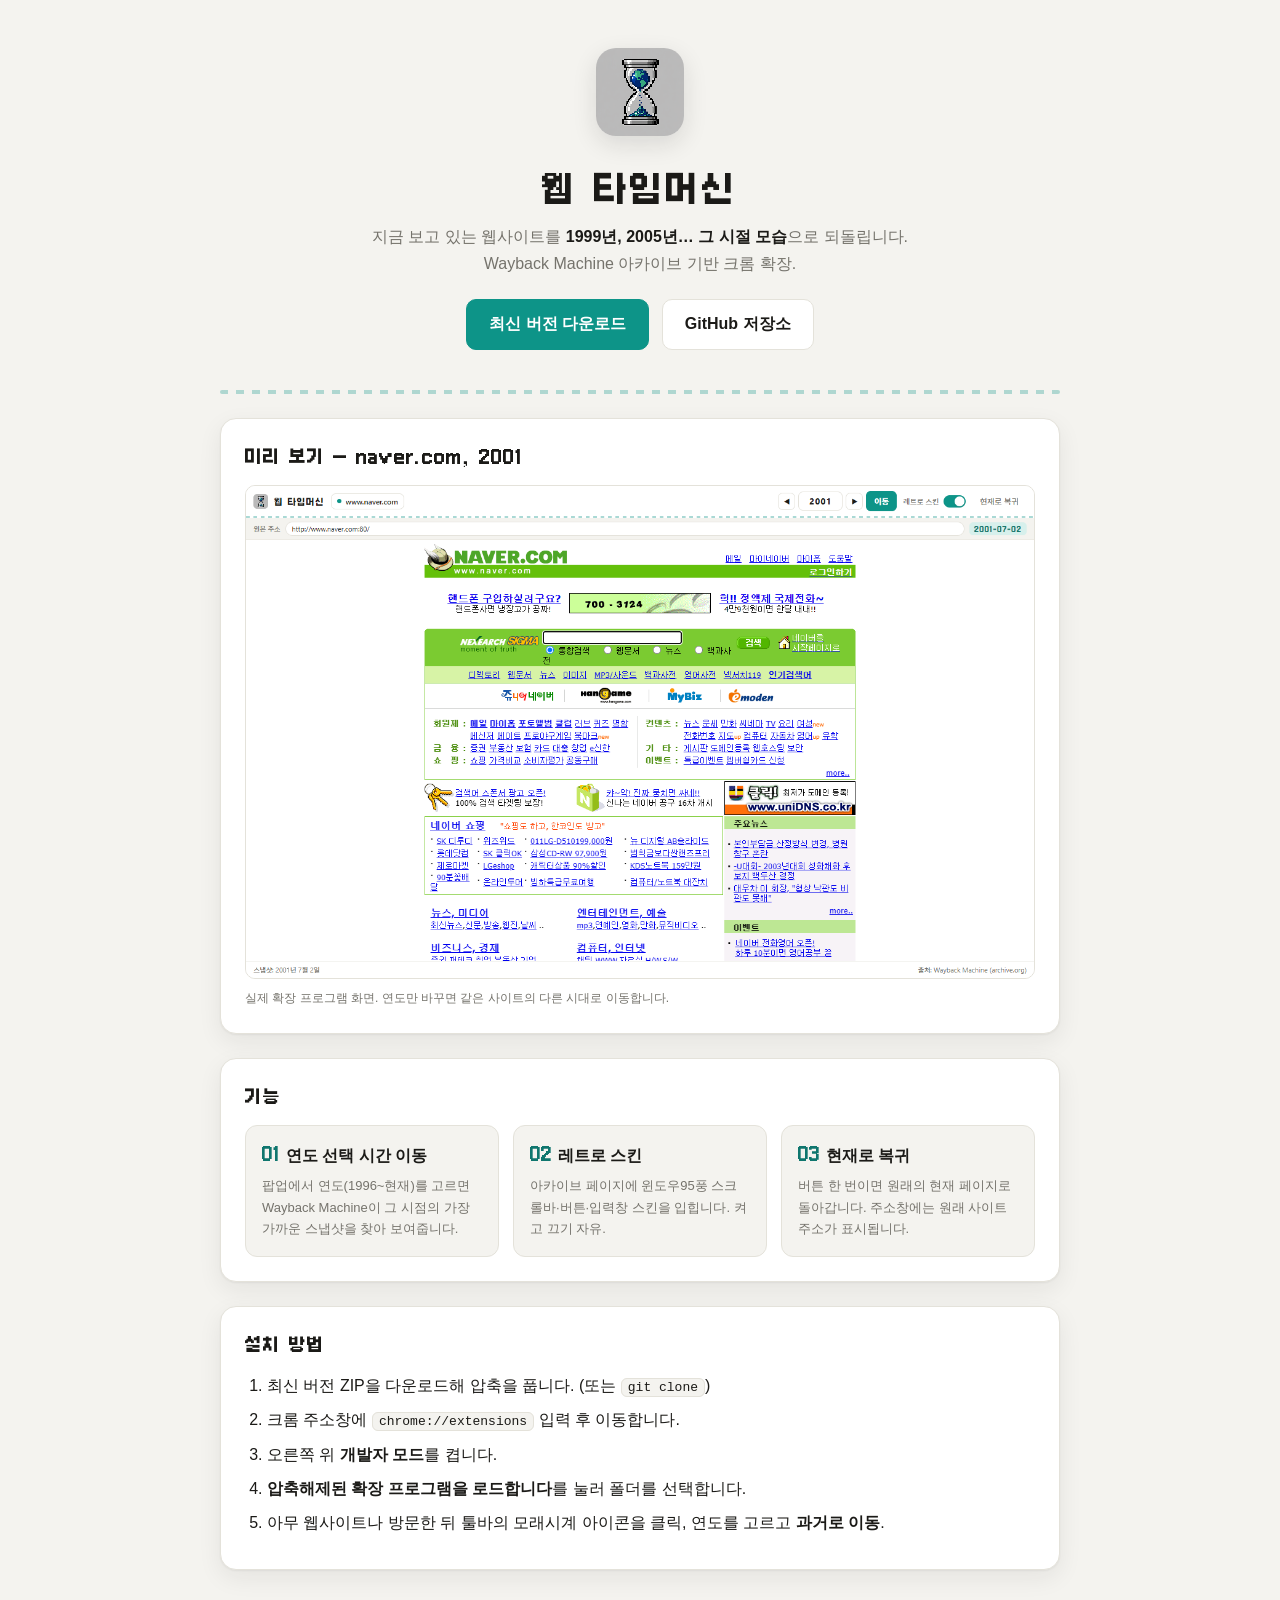
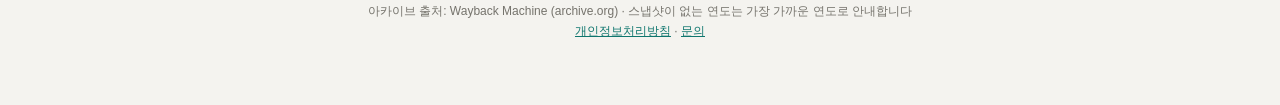
<file: docs/index.html>
<!doctype html>
<html lang="ko">
<head>
<meta charset="utf-8">
<meta name="viewport" content="width=device-width, initial-scale=1">
<title>웹 타임머신 — 웹사이트를 과거로 되돌리는 크롬 확장</title>
<meta name="description" content="지금 보고 있는 웹사이트를 Wayback Machine 아카이브의 옛날 모습으로 되돌리는 크롬 확장. 연도만 고르면 1999년, 2005년 그 시절로.">
<style>
  @font-face { font-family: 'Galmuri11'; src: url('fonts/galmuri11.woff2') format('woff2'); font-weight: 400; font-display: swap; }
  @font-face { font-family: 'Galmuri11'; src: url('fonts/galmuri11-bold.woff2') format('woff2'); font-weight: 700; font-display: swap; }
  :root {
    --bg: #f4f3ef; --surface: #fff; --ink: #1b1a17; --muted: #75736c;
    --line: #e4e2da; --accent: #0d9488; --accent-ink: #0f766e; --accent-soft: #d7f0ec;
    --font-body: -apple-system, BlinkMacSystemFont, 'Segoe UI', Roboto, 'Noto Sans KR', 'Malgun Gothic', sans-serif;
    --font-pixel: 'Galmuri11', monospace;
  }
  * { box-sizing: border-box; }
  body { margin: 0; font-family: var(--font-body); background: var(--bg); color: var(--ink); line-height: 1.65; }
  .pixel { font-family: var(--font-pixel); }
  .wrap { max-width: 880px; margin: 0 auto; padding: 48px 20px 64px; }
  .hero { text-align: center; margin-bottom: 40px; }
  .hero img { width: 88px; height: 88px; image-rendering: pixelated; border-radius: 20px; box-shadow: 0 8px 24px rgba(27,26,23,.12); }
  h1 { font-family: var(--font-pixel); font-size: 34px; letter-spacing: 2px; margin: 18px 0 6px; }
  .tagline { font-size: 16px; color: var(--muted); margin: 0 0 22px; }
  .tagline b { color: var(--ink); }
  .btn {
    display: inline-block; border: 1px solid var(--line); background: var(--surface);
    border-radius: 10px; padding: 11px 22px; font: inherit; font-weight: 600;
    color: var(--ink); text-decoration: none; cursor: pointer; margin: 0 4px;
    transition: all .12s;
  }
  .btn:hover { border-color: #cfcdc4; }
  .btn.primary { background: var(--accent); border-color: var(--accent); color: #fff; }
  .btn.primary:hover { background: var(--accent-ink); }
  .card {
    background: var(--surface); border: 1px solid var(--line); border-radius: 16px;
    box-shadow: 0 1px 2px rgba(27,26,23,.05), 0 8px 24px rgba(27,26,23,.07);
    padding: 24px; margin-bottom: 24px;
  }
  .card h2 { font-family: var(--font-pixel); font-size: 17px; letter-spacing: 1px; margin: 0 0 14px; }
  .shot { width: 100%; border: 1px solid var(--line); border-radius: 10px; display: block; }
  .caption { color: var(--muted); font-size: 12px; margin: 10px 0 0; }
  .cards { display: grid; grid-template-columns: repeat(auto-fit, minmax(220px, 1fr)); gap: 14px; }
  .feature { border: 1px solid var(--line); border-radius: 12px; padding: 16px; background: var(--bg); }
  .feature b { display: block; margin-bottom: 6px; }
  .feature b .pixel { color: var(--accent-ink); margin-right: 6px; }
  .feature p { margin: 0; font-size: 13px; color: var(--muted); }
  ol { margin: 0; padding-left: 22px; }
  ol li { margin-bottom: 8px; }
  code { background: var(--bg); border: 1px solid var(--line); border-radius: 6px; padding: 1px 6px; font-family: 'Courier New', monospace; font-size: 13px; }
  footer { text-align: center; color: var(--muted); font-size: 12px; margin-top: 32px; }
  footer a { color: var(--accent-ink); }
  .strip { height: 4px; background: repeating-linear-gradient(90deg, var(--accent) 0 8px, transparent 8px 16px); opacity: .3; border-radius: 2px; margin: 0 0 24px; }
</style>
</head>
<body>
<div class="wrap">

  <div class="hero">
    <img src="icon128.png" alt="웹 타임머신 아이콘">
    <h1>웹 타임머신</h1>
    <p class="tagline">지금 보고 있는 웹사이트를 <b>1999년, 2005년… 그 시절 모습</b>으로 되돌립니다.<br>Wayback Machine 아카이브 기반 크롬 확장.</p>
    <a class="btn primary" href="https://github.com/purplemacaron/web-time-machine/releases/latest">최신 버전 다운로드</a>
    <a class="btn" href="https://github.com/purplemacaron/web-time-machine">GitHub 저장소</a>
  </div>

  <div class="strip"></div>

  <div class="card">
    <h2>미리 보기 — naver.com, 2001</h2>
    <img class="shot" src="screenshot.png" alt="2001년 네이버 모습을 보여주는 웹 타임머신 뷰어">
    <p class="caption">실제 확장 프로그램 화면. 연도만 바꾸면 같은 사이트의 다른 시대로 이동합니다.</p>
  </div>

  <div class="card">
    <h2>기능</h2>
    <div class="cards">
      <div class="feature"><b><span class="pixel">01</span>연도 선택 시간 이동</b><p>팝업에서 연도(1996~현재)를 고르면 Wayback Machine이 그 시점의 가장 가까운 스냅샷을 찾아 보여줍니다.</p></div>
      <div class="feature"><b><span class="pixel">02</span>레트로 스킨</b><p>아카이브 페이지에 윈도우95풍 스크롤바·버튼·입력창 스킨을 입힙니다. 켜고 끄기 자유.</p></div>
      <div class="feature"><b><span class="pixel">03</span>현재로 복귀</b><p>버튼 한 번이면 원래의 현재 페이지로 돌아갑니다. 주소창에는 원래 사이트 주소가 표시됩니다.</p></div>
    </div>
  </div>

  <div class="card">
    <h2>설치 방법</h2>
    <ol>
      <li>최신 버전 ZIP을 다운로드해 압축을 풉니다. (또는 <code>git clone</code>)</li>
      <li>크롬 주소창에 <code>chrome://extensions</code> 입력 후 이동합니다.</li>
      <li>오른쪽 위 <b>개발자 모드</b>를 켭니다.</li>
      <li><b>압축해제된 확장 프로그램을 로드합니다</b>를 눌러 폴더를 선택합니다.</li>
      <li>아무 웹사이트나 방문한 뒤 툴바의 모래시계 아이콘을 클릭, 연도를 고르고 <b>과거로 이동</b>.</li>
    </ol>
  </div>

  <footer>
    아카이브 출처: Wayback Machine (archive.org) · 스냅샷이 없는 연도는 가장 가까운 연도로 안내합니다<br>
    <a href="privacy.html">개인정보처리방침</a> · <a href="https://github.com/purplemacaron/web-time-machine/issues">문의</a>
  </footer>

</div>
</body>
</html>
</file>
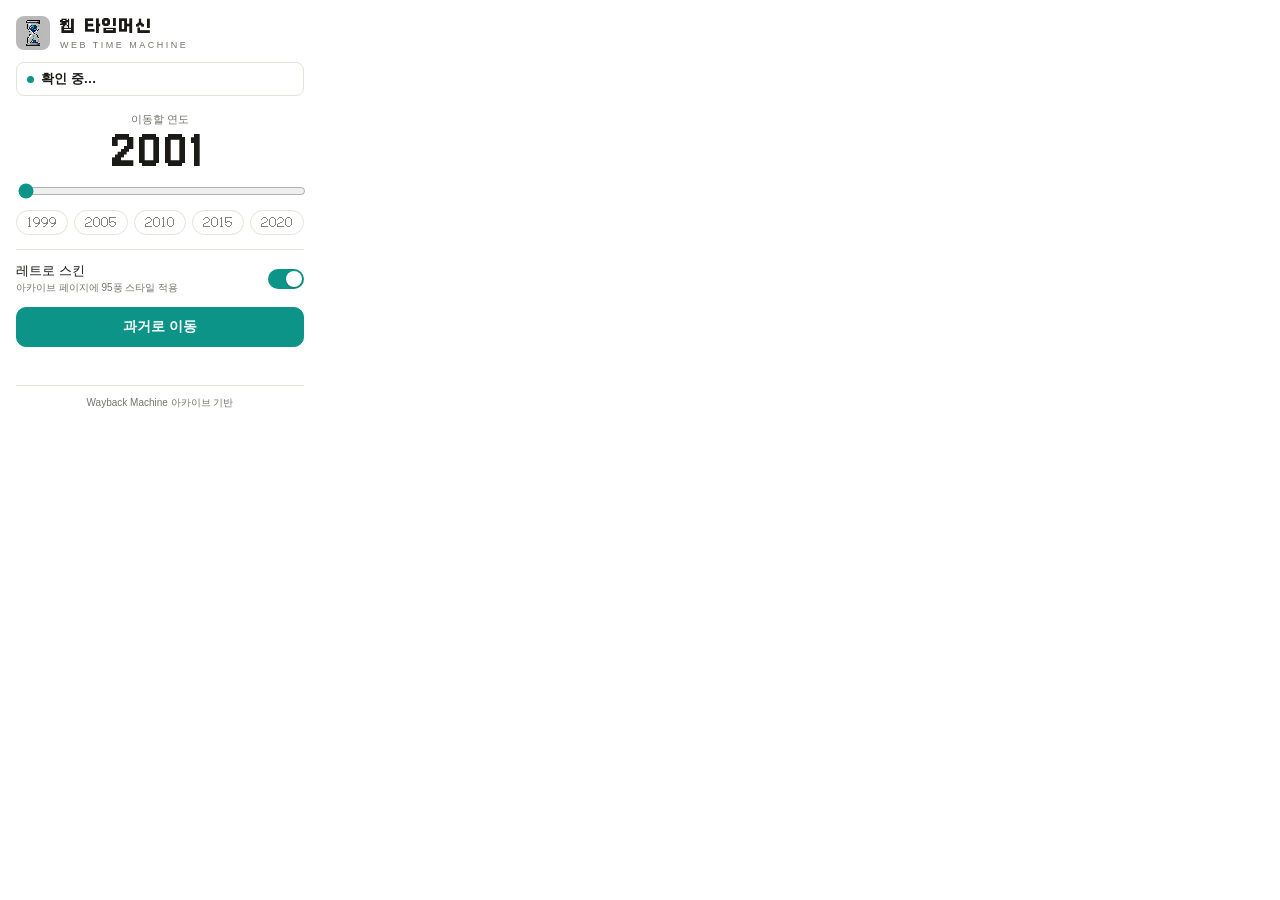
<file: popup.html>
<!doctype html>
<html lang="ko">
<head>
<meta charset="utf-8">
<link rel="stylesheet" href="ui.css">
<style>
  body { width: 320px; background: var(--surface); }
  .popup { padding: 16px; display: flex; flex-direction: column; gap: 12px; }
  .pop-head { display: flex; align-items: center; gap: 10px; }
  .logo { width: 34px; height: 34px; image-rendering: pixelated; border-radius: 8px; }
  .brand-name { font-size: 16px; font-weight: 700; letter-spacing: 1px; }
  .brand-sub { font-size: 9px; letter-spacing: 2.5px; color: var(--muted); margin-top: 2px; }
  .year-block { text-align: center; padding: 4px 0 2px; }
  .year-label { font-size: 11px; color: var(--muted); }
  .year-display { font-size: 34px; font-weight: 700; letter-spacing: 3px; margin: 2px 0 6px; }
  .slider { width: 100%; accent-color: var(--accent); cursor: pointer; }
  .presets { display: flex; gap: 6px; justify-content: center; margin-top: 8px; }
  .skin-row {
    display: flex;
    align-items: center;
    justify-content: space-between;
    gap: 8px;
    border-top: 1px solid var(--line);
    padding-top: 12px;
    cursor: pointer;
  }
  .skin-row .hint { display: block; font-size: 10px; color: var(--muted); font-weight: 400; margin-top: 1px; }
  .cta { width: 100%; padding: 10px; font-size: 14px; border-radius: 10px; }
  .msg { margin: 0; color: #b91c1c; font-size: 11px; min-height: 14px; text-align: center; }
  .pop-foot { text-align: center; font-size: 10px; color: var(--muted); border-top: 1px solid var(--line); padding-top: 10px; }
</style>
</head>
<body>
<div class="popup">
  <header class="pop-head">
    <img src="icons/icon48.png" class="logo" alt="">
    <div>
      <div class="pixel brand-name">웹 타임머신</div>
      <div class="brand-sub">WEB TIME MACHINE</div>
    </div>
  </header>

  <div class="site-chip"><span class="dot"></span><span id="host">확인 중…</span></div>

  <div class="year-block">
    <div class="year-label">이동할 연도</div>
    <div class="pixel year-display" id="yearLabel">2001</div>
    <input type="range" id="year" min="1996" value="2001" class="slider">
    <div class="presets">
      <button class="chip" data-year="1999">1999</button>
      <button class="chip" data-year="2005">2005</button>
      <button class="chip" data-year="2010">2010</button>
      <button class="chip" data-year="2015">2015</button>
      <button class="chip" data-year="2020">2020</button>
    </div>
  </div>

  <label class="skin-row">
    <span>레트로 스킨<span class="hint">아카이브 페이지에 95풍 스타일 적용</span></span>
    <input type="checkbox" id="skin" class="switch-input" checked>
    <span class="switch-track"><span class="knob"></span></span>
  </label>

  <button class="btn primary cta" id="go">과거로 이동</button>
  <p class="msg" id="msg"></p>
  <footer class="pop-foot">Wayback Machine 아카이브 기반</footer>
</div>
<script src="popup.js"></script>
</body>
</html>
</file>
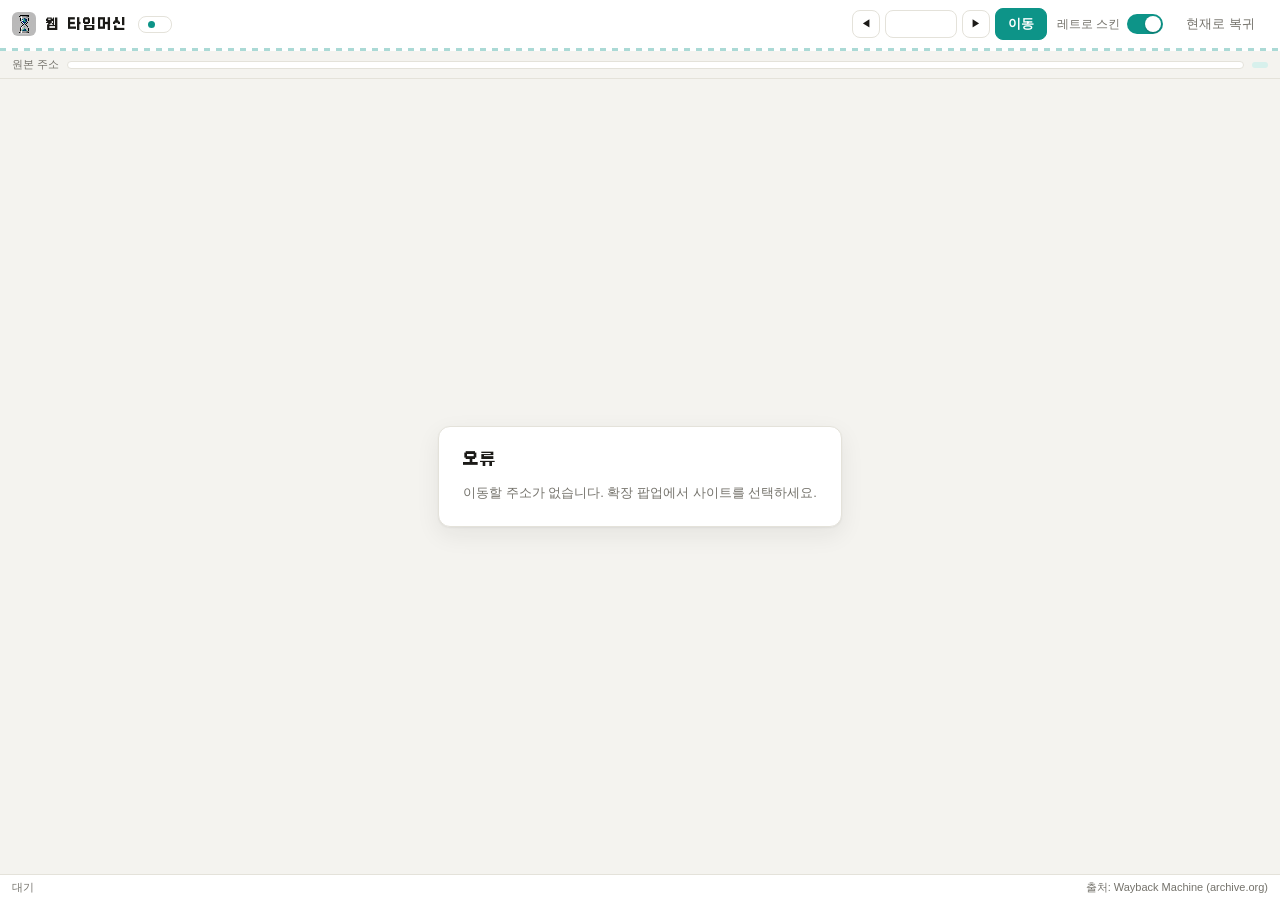
<file: viewer.html>
<!doctype html>
<html lang="ko">
<head>
<meta charset="utf-8">
<title>웹 타임머신</title>
<link rel="stylesheet" href="ui.css">
<style>
  html, body { height: 100%; }
  #app { display: flex; flex-direction: column; height: 100vh; background: var(--surface); }
  .topbar {
    display: flex;
    align-items: center;
    gap: 10px;
    padding: 8px 12px;
    background: var(--surface);
  }
  .logo-sm { width: 24px; height: 24px; image-rendering: pixelated; border-radius: 6px; }
  .app-name { font-size: 14px; font-weight: 700; letter-spacing: 1px; white-space: nowrap; }
  .site-chip.sm { padding: 4px 9px; font-size: 12px; max-width: 220px; }
  .year-stepper { display: flex; align-items: center; gap: 5px; }
  .year-input { width: 72px; text-align: center; font-size: 14px; font-weight: 700; letter-spacing: 1px; }
  .year-input::-webkit-outer-spin-button, .year-input::-webkit-inner-spin-button { -webkit-appearance: none; }
  .skin-ctl { display: flex; align-items: center; gap: 7px; font-size: 12px; color: var(--muted); white-space: nowrap; }
  .pixel-strip {
    height: 3px;
    background: repeating-linear-gradient(90deg, var(--accent) 0 6px, transparent 6px 12px);
    opacity: .35;
  }
  .addr-row {
    display: flex;
    align-items: center;
    gap: 8px;
    padding: 6px 12px;
    background: var(--bg);
    border-bottom: 1px solid var(--line);
    font-size: 11px;
    color: var(--muted);
  }
  .addr-label { flex: none; }
  .addr-pill {
    flex: 1;
    min-width: 0;
    border: 1px solid var(--line);
    background: var(--surface);
    border-radius: 999px;
    padding: 3px 10px;
    white-space: nowrap;
    overflow: hidden;
    text-overflow: ellipsis;
    color: var(--ink);
  }
  .snap-badge {
    flex: none;
    background: var(--accent-soft);
    color: var(--accent-ink);
    border-radius: 6px;
    padding: 3px 8px;
    font-size: 11px;
    font-weight: 700;
    letter-spacing: 1px;
  }
  #frameWrap { position: relative; flex: 1; background: var(--surface); }
  #frame { width: 100%; height: 100%; border: 0; display: block; }
  #overlay {
    position: absolute;
    inset: 0;
    background: var(--bg);
    display: flex;
    align-items: center;
    justify-content: center;
  }
  #overlay.hidden { display: none; }
  .dialog {
    background: var(--surface);
    border: 1px solid var(--line);
    border-radius: var(--radius);
    box-shadow: var(--shadow);
    min-width: 340px;
    max-width: 480px;
    padding: 22px 24px;
    display: flex;
    flex-direction: column;
    gap: 12px;
    align-items: flex-start;
  }
  .dialog .dlg-title { font-size: 16px; font-weight: 700; letter-spacing: 1px; }
  .dialog p { margin: 0; line-height: 1.6; color: var(--muted); }
  .spinner {
    width: 18px;
    height: 18px;
    border: 3px solid var(--accent-soft);
    border-top-color: var(--accent);
    border-radius: 50%;
    animation: spin .8s linear infinite;
  }
  @keyframes spin { to { transform: rotate(360deg); } }
  .statusbar {
    display: flex;
    justify-content: space-between;
    gap: 8px;
    padding: 5px 12px;
    font-size: 11px;
    color: var(--muted);
    background: var(--surface);
    border-top: 1px solid var(--line);
  }
</style>
</head>
<body>
<div id="app">
  <header class="topbar">
    <img src="icons/icon48.png" class="logo-sm" alt="">
    <span class="pixel app-name">웹 타임머신</span>
    <span class="site-chip sm"><span class="dot"></span><span id="siteHost"></span></span>
    <span class="flex"></span>
    <div class="year-stepper">
      <button class="btn icon-btn" id="prevYear" title="1년 전">◀</button>
      <input class="field pixel year-input" id="yearInput" type="number" min="1996">
      <button class="btn icon-btn" id="nextYear" title="1년 후">▶</button>
      <button class="btn primary" id="goYear">이동</button>
    </div>
    <label class="skin-ctl">레트로 스킨
      <button id="skinToggle" class="switch on" role="switch" aria-checked="true" title="아카이브 페이지에 95풍 스타일 적용"><span class="knob"></span></button>
    </label>
    <button class="btn ghost" id="backToPresent">현재로 복귀</button>
  </header>
  <div class="pixel-strip"></div>
  <div class="addr-row">
    <span class="addr-label">원본 주소</span>
    <span class="addr-pill" id="addr"></span>
    <span class="snap-badge pixel" id="snapBadge"></span>
  </div>
  <div id="frameWrap">
    <iframe id="frame" title="아카이브 페이지"></iframe>
    <div id="overlay">
      <div class="dialog">
        <div class="dlg-title pixel" id="overlayTitle">시간 이동</div>
        <div class="spinner" id="overlaySpinner"></div>
        <p id="overlayText">시간 이동 중…</p>
        <button class="btn" id="overlayRetry" hidden>다시 시도</button>
      </div>
    </div>
  </div>
  <footer class="statusbar">
    <span id="status">준비</span>
    <span>출처: Wayback Machine (archive.org)</span>
  </footer>
</div>
<script src="viewer.js"></script>
</body>
</html>
</file>
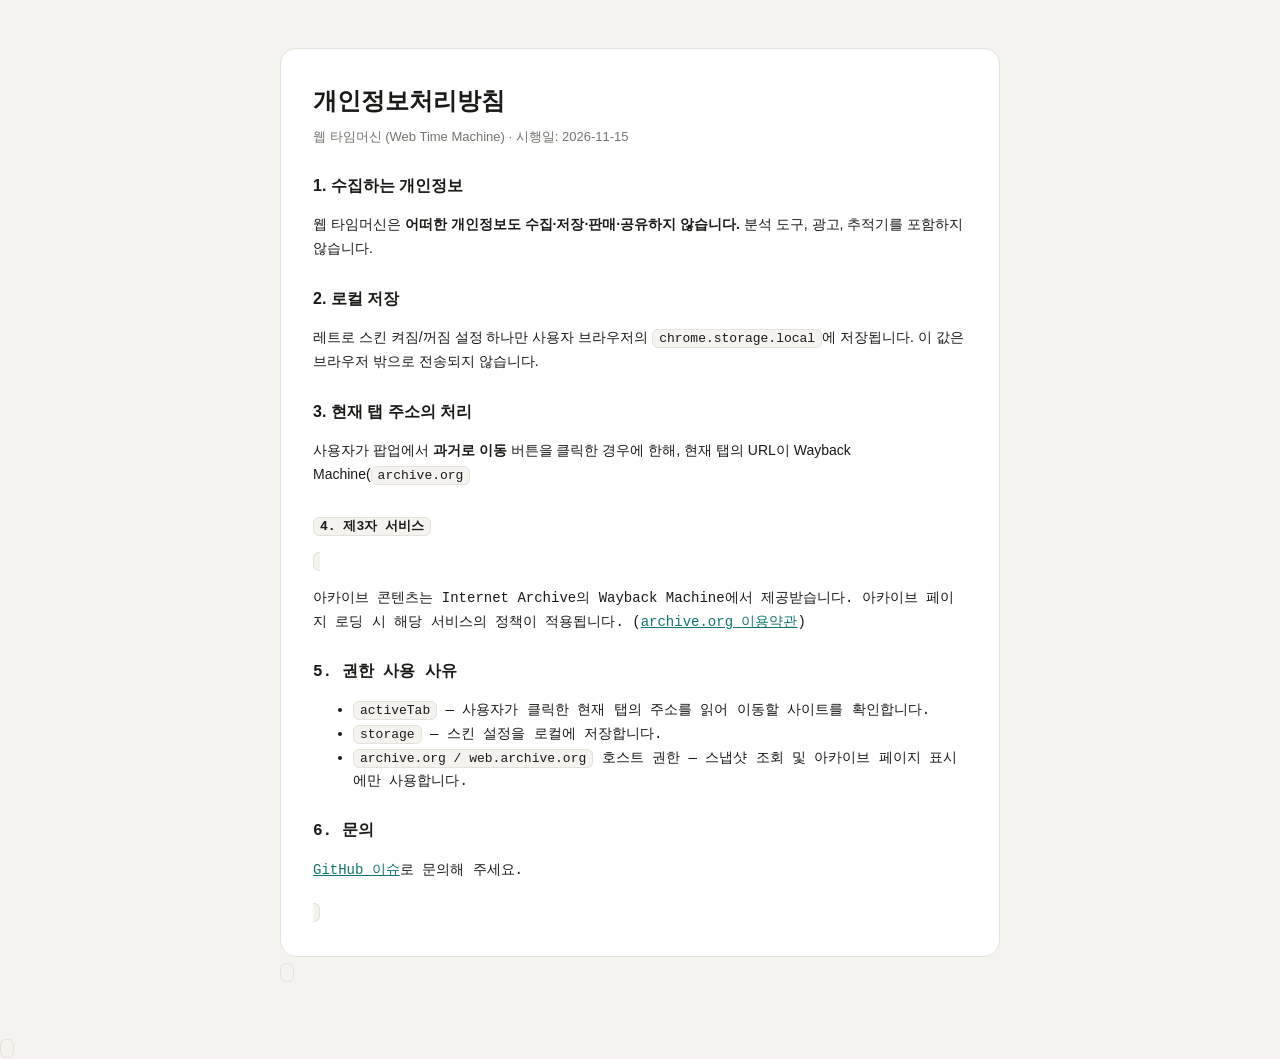
<file: docs/privacy.html>
<!doctype html>
<html lang="ko">
<head>
<meta charset="utf-8">
<meta name="viewport" content="width=device-width, initial-scale=1">
<title>개인정보처리방침 — 웹 타임머신</title>
<style>
  body { margin: 0; font-family: -apple-system, BlinkMacSystemFont, 'Segoe UI', Roboto, 'Noto Sans KR', 'Malgun Gothic', sans-serif; background: #f4f3ef; color: #1b1a17; line-height: 1.7; }
  .wrap { max-width: 720px; margin: 0 auto; padding: 48px 20px; }
  .card { background: #fff; border: 1px solid #e4e2da; border-radius: 16px; padding: 32px; }
  h1 { font-size: 24px; margin: 0 0 4px; }
  .date { color: #75736c; font-size: 13px; margin: 0 0 24px; }
  h2 { font-size: 16px; margin: 24px 0 8px; }
  p, li { font-size: 14px; }
  a { color: #0f766e; }
  code { background: #f4f3ef; border: 1px solid #e4e2da; border-radius: 6px; padding: 1px 6px; font-size: 13px; }
</style>
</head>
<body>
<div class="wrap">
<div class="card">
<h1>개인정보처리방침</h1>
<p class="date">웹 타임머신 (Web Time Machine) · 시행일: 2026-11-15</p>

<h2>1. 수집하는 개인정보</h2>
<p>웹 타임머신은 <b>어떠한 개인정보도 수집·저장·판매·공유하지 않습니다.</b> 분석 도구, 광고, 추적기를 포함하지 않습니다.</p>

<h2>2. 로컬 저장</h2>
<p>레트로 스킨 켜짐/꺼짐 설정 하나만 사용자 브라우저의 <code>chrome.storage.local</code>에 저장됩니다. 이 값은 브라우저 밖으로 전송되지 않습니다.</p>

<h2>3. 현재 탭 주소의 처리</h2>
<p>사용자가 팝업에서 <b>과거로 이동</b> 버튼을 클릭한 경우에 한해, 현재 탭의 URL이 Wayback Machine(<code>archive.org</code)의 스냅샷 조회 API로 전송됩니다. 이는 해당 사이트의 과거 아카이브를 찾아 표시하기 위한 확장 프로그램의 핵심 기능이며, 그 외 어떤 목적으로도 사용되지 않습니다. 버튼을 클릭하지 않으면 아무 요청도 발생하지 않습니다.</p>

<h2>4. 제3자 서비스</h2>
<p>아카이브 콘텐츠는 Internet Archive의 Wayback Machine에서 제공받습니다. 아카이브 페이지 로딩 시 해당 서비스의 정책이 적용됩니다. (<a href="https://archive.org/about/terms.php">archive.org 이용약관</a>)</p>

<h2>5. 권한 사용 사유</h2>
<ul>
  <li><code>activeTab</code> — 사용자가 클릭한 현재 탭의 주소를 읽어 이동할 사이트를 확인합니다.</li>
  <li><code>storage</code> — 스킨 설정을 로컬에 저장합니다.</li>
  <li><code>archive.org / web.archive.org</code> 호스트 권한 — 스냅샷 조회 및 아카이브 페이지 표시에만 사용합니다.</li>
</ul>

<h2>6. 문의</h2>
<p><a href="https://github.com/purplemacaron/web-time-machine/issues">GitHub 이슈</a>로 문의해 주세요.</p>
</div>
</div>
</body>
</html>
</file>
<file: ui.css>
@font-face {
  font-family: 'Galmuri11';
  src: url('fonts/galmuri11.woff2') format('woff2');
  font-weight: 400;
  font-display: swap;
}
@font-face {
  font-family: 'Galmuri11';
  src: url('fonts/galmuri11-bold.woff2') format('woff2');
  font-weight: 700;
  font-display: swap;
}

:root {
  --bg: #f4f3ef;
  --surface: #ffffff;
  --ink: #1b1a17;
  --muted: #75736c;
  --line: #e4e2da;
  --accent: #0d9488;
  --accent-ink: #0f766e;
  --accent-soft: #d7f0ec;
  --radius: 12px;
  --shadow: 0 1px 2px rgba(27, 26, 23, .05), 0 8px 24px rgba(27, 26, 23, .07);
  --font-body: -apple-system, BlinkMacSystemFont, 'Segoe UI', Roboto, 'Noto Sans KR', 'Malgun Gothic', sans-serif;
  --font-pixel: 'Galmuri11', monospace;
}

* { box-sizing: border-box; }
html, body { margin: 0; padding: 0; }
body {
  font-family: var(--font-body);
  font-size: 13px;
  background: var(--bg);
  color: var(--ink);
}
.pixel { font-family: var(--font-pixel); }
.flex { flex: 1; }

.btn {
  border: 1px solid var(--line);
  background: var(--surface);
  border-radius: 8px;
  padding: 6px 12px;
  font: inherit;
  color: var(--ink);
  cursor: pointer;
  transition: background .12s, border-color .12s;
}
.btn:hover { background: #faf9f6; border-color: #cfcdc4; }
.btn:active { transform: translateY(1px); }
.btn.primary {
  background: var(--accent);
  border-color: var(--accent);
  color: #fff;
  font-weight: 600;
}
.btn.primary:hover { background: var(--accent-ink); border-color: var(--accent-ink); }
.btn.ghost { background: transparent; border-color: transparent; color: var(--muted); }
.btn.ghost:hover { color: var(--ink); background: #eceae3; }
.btn:disabled { opacity: .45; cursor: default; transform: none; }
.icon-btn {
  width: 28px;
  height: 28px;
  padding: 0;
  display: inline-flex;
  align-items: center;
  justify-content: center;
  font-size: 10px;
}

.field {
  border: 1px solid var(--line);
  background: var(--surface);
  border-radius: 8px;
  padding: 5px 8px;
  font: inherit;
  color: var(--ink);
}
.field:focus { outline: 2px solid var(--accent-soft); border-color: var(--accent); }

.chip {
  border: 1px solid var(--line);
  background: var(--surface);
  border-radius: 999px;
  padding: 4px 10px;
  font-family: var(--font-pixel);
  font-size: 11px;
  color: var(--muted);
  cursor: pointer;
  transition: all .12s;
}
.chip:hover { border-color: var(--accent); color: var(--accent-ink); background: var(--accent-soft); }

.switch {
  width: 36px;
  height: 20px;
  border-radius: 999px;
  background: #d6d3cb;
  border: none;
  position: relative;
  cursor: pointer;
  transition: background .15s;
  padding: 0;
  flex: none;
}
.switch .knob {
  position: absolute;
  top: 2px;
  left: 2px;
  width: 16px;
  height: 16px;
  border-radius: 50%;
  background: #fff;
  box-shadow: 0 1px 2px rgba(0, 0, 0, .25);
  transition: left .15s;
}
.switch.on { background: var(--accent); }
.switch.on .knob { left: 18px; }

.switch-input { position: absolute; opacity: 0; pointer-events: none; }
.switch-track {
  width: 36px;
  height: 20px;
  border-radius: 999px;
  background: #d6d3cb;
  position: relative;
  cursor: pointer;
  transition: background .15s;
  display: inline-block;
  flex: none;
}
.switch-track .knob {
  position: absolute;
  top: 2px;
  left: 2px;
  width: 16px;
  height: 16px;
  border-radius: 50%;
  background: #fff;
  box-shadow: 0 1px 2px rgba(0, 0, 0, .25);
  transition: left .15s;
}
.switch-input:checked + .switch-track { background: var(--accent); }
.switch-input:checked + .switch-track .knob { left: 18px; }
.switch-input:focus-visible + .switch-track { outline: 2px solid var(--accent-soft); }

.site-chip {
  display: flex;
  align-items: center;
  gap: 7px;
  border: 1px solid var(--line);
  background: var(--surface);
  border-radius: 8px;
  padding: 7px 10px;
  font-weight: 600;
  min-width: 0;
}
.site-chip .dot {
  width: 7px;
  height: 7px;
  border-radius: 50%;
  background: var(--accent);
  flex: none;
}
.site-chip span:last-child {
  white-space: nowrap;
  overflow: hidden;
  text-overflow: ellipsis;
}
</file>
